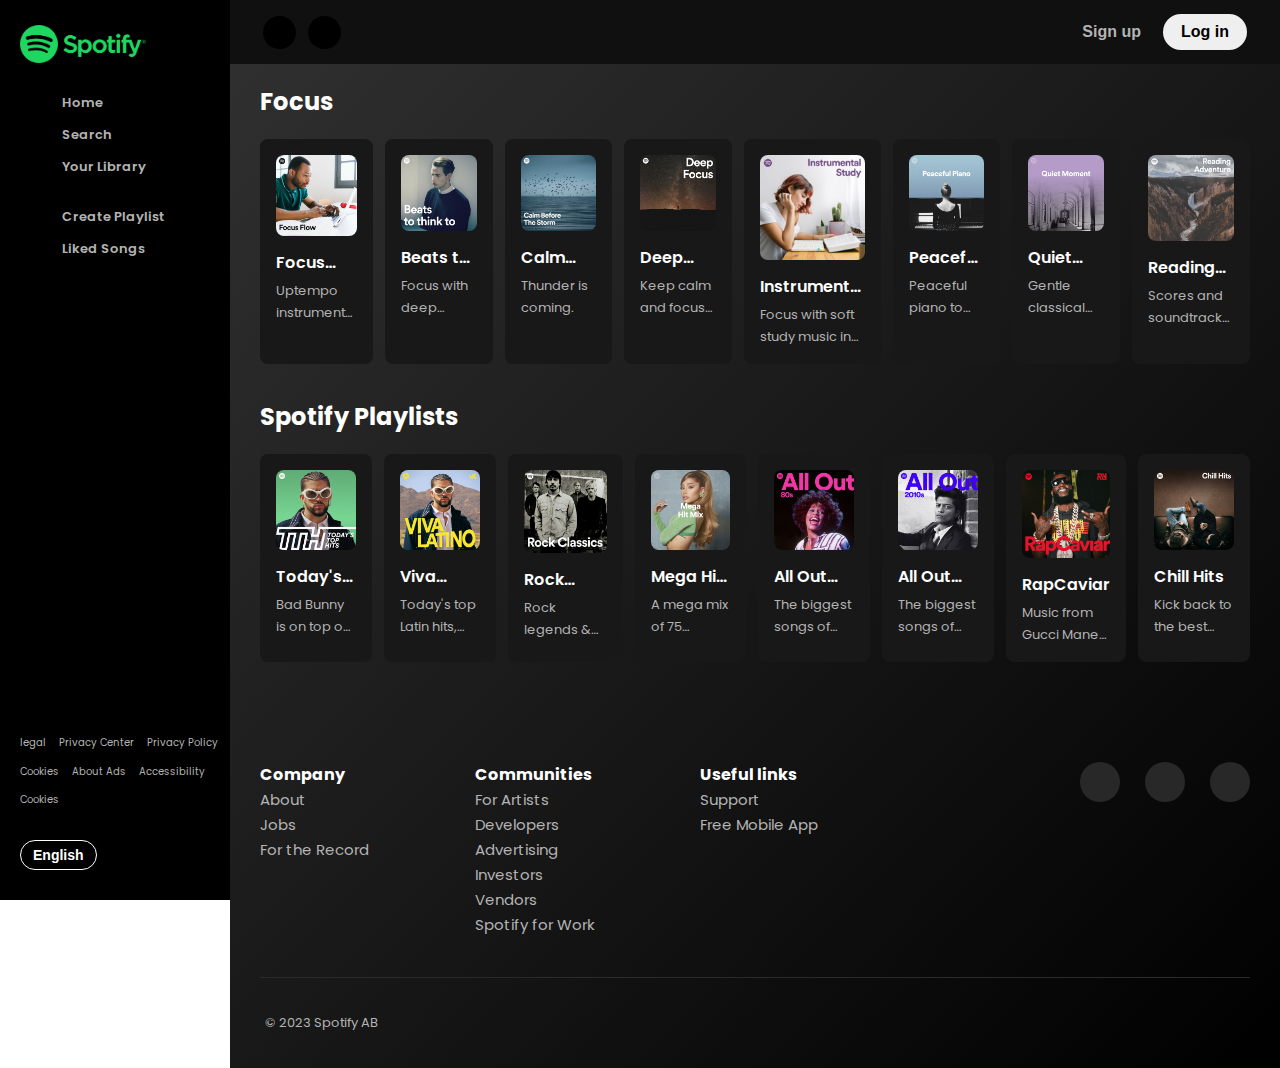
<file: index.html>
<!DOCTYPE html>
<html lang="en">
  <head>
    <meta charset="UTF-8" />
    <meta http-equiv="X-UA-Compatible" content="IE=edge" />
    <meta name="viewport" content="width=device-width, initial-scale=1.0" />
    <title>Spotify</title>
    <link rel="stylesheet" href="./asset/css/base.css">

    <link rel="stylesheet" href="./asset/css/home.css" />
    <link
      rel="shortcut icon"
      href="./asset/img/favicon.png"
      type="image/x-icon"
    />

    <link
      rel="stylesheet"
      href="https://cdnjs.cloudflare.com/ajax/libs/font-awesome/6.4.0/css/all.min.css"
      integrity="sha512-iecdLmaskl7CVkqkXNQ/ZH/XLlvWZOJyj7Yy7tcenmpD1ypASozpmT/E0iPtmFIB46ZmdtAc9eNBvH0H/ZpiBw=="
      crossorigin="anonymous"
      referrerpolicy="no-referrer"
    />
  </head>
  <body>
    <!-- side-bar -->
    <div class="sidebar">
      <div class="logo">
        <a href="http://127.0.0.1:5500/index.html">
          <img
            class="logo-img"
            src="./asset/img/Spotify_logo_with_text.svg.webp"
            alt=""
          />
        </a>
      </div>
      <div class="first-sidebar">
        <ul class="list">
          <li class="item" id="home-icon">
            <a href="http://127.0.0.1:5500/index.html">
              <span>
                <i class="fa-solid fa-house"></i>
              </span>
              <span> Home </span>
            </a>
          </li>
          <li class="item" id="search-icon">
            <a href="#">
              <span>
                <i class="fa-solid fa-magnifying-glass"></i>
              </span>
              <span> Search </span>
            </a>
          </li>
          <li class="item" id="library-icon">
            <a href="#">
              <span>
                <i class="fa-solid fa-bookmark"></i>
              </span>
              <span> Your Library </span>
            </a>
          </li>
          <li class="item">
            <a href="#">
              <span>
                <i class="fa-regular fa-square-plus"></i>
              </span>
              <span> Create Playlist </span>
            </a>
          </li>
          <li class="item">
            <a href="#">
              <span>
                <i class="fa-solid fa-heart"></i>
              </span>
              <span> Liked Songs </span>
            </a>
          </li>
        </ul>
      </div>

      <footer class="footer">
        <div class="infor">
          <div class="infor-item">
            <span>legal</span>
            <span>Privacy Center</span>
            <span>Privacy Policy</span>
            <span>Cookies</span>
            <span>About Ads</span>
            <span>Accessibility</span>
          </div>
          <span class="cookies-link">
            <a href="#">Cookies</a>
          </span>
        </div>
        <button class="btn">
          <span>
            <i class="fa-solid fa-globe"></i>
          </span>
          <span> English </span>
        </button>
      </footer>
    </div>
    <!-- right layout -->
    <section class="app">
      <header class="header">
        <div class="left">
          <div class="left-icon">
            <i class="fa-solid fa-chevron-left"></i>
          </div>
          <div class="left-icon">
            <i class="fa-solid fa-chevron-right"></i>
          </div>
        </div>
        <div class="right">
          <button class="right-btn">Sign up</button>
          <button class="right-btn">Log in</button>
        </div>
      </header>
      <section class="middle">
        <section class="frontpager">
          <div class="header-content">
            <a
              class="header-content-left"
              href="https://open.spotify.com/section/0JQ5DAob0JCuWaGLU6ntFY"
            >
              <h2>Focus</h2>
            </a>
            <!-- <span class="header-content-right"> Show all </span> -->
          </div>
        </section>
        <!-- back -->
        <ul class="select">
          <li class="select-item">
            <div class="banner">
              <img src="./asset/img/focusflow.jpg" alt="" />
              <button class="play-btn">
                <i class="fa-solid fa-play"></i>
              </button>
            </div>
            <div class="content">
              <a href="./detail.html">
                <div class="content-title">Focus Flow</div>
              </a>
              <div class="content-text">
                Uptempo instrumental hip hop beats.
              </div>
            </div>
          </li>
          <li class="select-item">
            <div class="banner">
              <img src="./asset/img/bearstothinkto.jpg" alt="" />
              <button class="play-btn">
                <i class="fa-solid fa-play"></i>
              </button>
            </div>
            <div class="content">
              <a href="./detail.html">
                <div class="content-title">Beats to think to</div>
              </a>
              <div class="content-text">
                Focus with deep techno and tech house.
              </div>
            </div>
          </li>
          <li class="select-item">
            <div class="banner">
              <img src="./asset/img/calmbeforethestorm.jpg" alt="" />
              <button class="play-btn">
                <i class="fa-solid fa-play"></i>
              </button>
            </div>
            <div class="content">
              <a href="./detail.html">
                <div class="content-title">Calm Before the Storm</div>
              </a>
              <div class="content-text">Thunder is coming.</div>
            </div>
          </li>
          <li class="select-item">
            <div class="banner">
              <img src="./asset/img/deepfoucs.jpg" alt="" />
              <button class="play-btn">
                <i class="fa-solid fa-play"></i>
              </button>
            </div>
            <div class="content">
              <a href="./detail.html">
                <div class="content-title">Deep Focus</div>
              </a>
              <div class="content-text">
                Keep calm and focus with ambient and post-rock music.
              </div>
            </div>
          </li>
          <li class="select-item">
            <div class="banner">
              <img src="./asset/img/instruemental.jpg" alt="" />
              <button class="play-btn">
                <i class="fa-solid fa-play"></i>
              </button>
            </div>
            <div class="content">
              <a href="./detail.html">
                <div class="content-title">Instrumental Study</div>
              </a>
              <div class="content-text">
                Focus with soft study music in the background.
              </div>
            </div>
          </li>
          <li class="select-item">
            <div class="banner">
              <img src="./asset/img/peachfulpiano.jpg" alt="" />
              <button class="play-btn">
                <i class="fa-solid fa-play"></i>
              </button>
            </div>
            <div class="content">
              <a href="./detail.html">
                <div class="content-title">Peaceful Piano</div>
              </a>
              <div class="content-text">
                Peaceful piano to help you slow down, breathe, and relax.
              </div>
            </div>
          </li>
          <li class="select-item">
            <div class="banner">
              <img src="./asset/img/quitemoment.jpg" alt="" />
              <button class="play-btn">
                <i class="fa-solid fa-play"></i>
              </button>
            </div>
            <div class="content">
              <a href="./detail.html">
                <div class="content-title">Quiet Moment</div>
              </a>
              <div class="content-text">
                Gentle classical music to help you relax and reflect.
              </div>
            </div>
          </li>
          <li class="select-item">
            <div class="banner">
              <img src="./asset/img/readingadventure.jpg" alt="" />
              <button class="play-btn">
                <i class="fa-solid fa-play"></i>
              </button>
            </div>
            <div class="content">
              <a href="./detail.html">
                <div class="content-title">Reading Adventure</div>
              </a>
              <div class="content-text">
                Scores and soundtracks for daring quests, epic journeys, and the
                greatest reading adventures.
              </div>
            </div>
          </li>
        </ul>
        <!-- second -->
        <section class="frontpager">
          <div class="header-content">
            <a
              class="header-content-left"
              href="https://open.spotify.com/section/0JQ5DAob0JCuWaGLU6ntFY"
            >
              <h2>Spotify Playlists</h2>
            </a>
            <!-- <span class="header-content-right"> Show all </span> -->
          </div>
          <!-- second-item -->
          <ul class="select">
            <li class="select-item">
              <div class="banner">
                <img src="./asset/img/todaytophits.jpg" alt="" />
                <button class="play-btn">
                  <i class="fa-solid fa-play"></i>
                </button>
              </div>
              <div class="content">
                <a href="./detail.html">
                  <div class="content-title">Today's Top Hits</div>
                </a>
                <div class="content-text">
                  Bad Bunny is on top of the Hottest 50!
                </div>
              </div>
            </li>
            <li class="select-item">
              <div class="banner">
                <img src="./asset/img/vivalatino.jpg" alt="" />
                <button class="play-btn">
                  <i class="fa-solid fa-play"></i>
                </button>
              </div>
              <div class="content">
                <a href="./detail.html">
                  <div class="content-title">Viva Latino</div>
                </a>
                <div class="content-text">
                  Today's top Latin hits, elevando nuestra música. Cover: Bad
                  Bunny
                </div>
              </div>
            </li>
            <li class="select-item">
              <div class="banner">
                <img src="./asset/img/rockclassics.jpg" alt="" />
                <button class="play-btn">
                  <i class="fa-solid fa-play"></i>
                </button>
              </div>
              <div class="content">
                <a href="./detail.html">
                  <div class="content-title">Rock Classics</div>
                </a>
                <div class="content-text">
                  Rock legends & epic songs that continue to inspire
                  generations. Cover: Foo Fighters
                </div>
              </div>
            </li>
            <li class="select-item">
              <div class="banner">
                <img src="./asset/img/megahitmix.jpg" alt="" />
                <button class="play-btn">
                  <i class="fa-solid fa-play"></i>
                </button>
              </div>
              <div class="content">
                <a href="./detail.html">
                  <div class="content-title">Mega Hit Mix</div>
                </a>
                <div class="content-text">
                  A mega mix of 75 favorites from the last few years!
                </div>
              </div>
            </li>
            <li class="select-item">
              <div class="banner">
                <img src="./asset/img/allout80s.jpg" alt="" />
                <button class="play-btn">
                  <i class="fa-solid fa-play"></i>
                </button>
              </div>
              <div class="content">
                <a href="./detail.html">
                  <div class="content-title">All Out 80s</div>
                </a>
                <div class="content-text">The biggest songs of the 1980s.</div>
              </div>
            </li>
            <li class="select-item">
              <div class="banner">
                <img src="./asset/img/allout.jpg" alt="" />
                <button class="play-btn">
                  <i class="fa-solid fa-play"></i>
                </button>
              </div>
              <div class="content">
                <a href="./detail.html">
                  <div class="content-title">All Out 2010s</div>
                </a>
                <div class="content-text">The biggest songs of the 2010s.</div>
              </div>
            </li>
            <li class="select-item">
              <div class="banner">
                <img src="./asset/img/rapcaviar.jpg" alt="" />
                <button class="play-btn">
                  <i class="fa-solid fa-play"></i>
                </button>
              </div>
              <div class="content">
                <a href="./detail.html">
                  <div class="content-title">RapCaviar</div>
                </a>
                <div class="content-text">
                  Music from Gucci Mane, Lil Durk and Lil Baby.
                </div>
              </div>
            </li>
            <li class="select-item">
              <div class="banner">
                <img src="./asset/img/chillhits.jpg" alt="" />
                <button class="play-btn">
                  <i class="fa-solid fa-play"></i>
                </button>
              </div>
              <div class="content">
                <a href="./detail.html">
                  <div class="content-title">Chill Hits</div>
                </a>
                <div class="content-text">
                  Kick back to the best new and recent chill hits.
                </div>
              </div>
            </li>
          </ul>
          <!-- end-app -->
        </section>
        <section class="End">
          <div class="end-content">
            <div class="end-item-left">
              <ul class="left-item">
                <li>
                  <h4>Company</h4>
                </li>
                <li>
                  <a
                    class="end-link"
                    href="https://www.spotify.com/vn-en/about-us/contact/"
                  >
                    About</a
                  >
                </li>
                <li>
                  <a class="end-link" href="https://www.lifeatspotify.com/"
                    >Jobs</a
                  >
                </li>
                <li>
                  <a class="end-link" href="https://newsroom.spotify.com/"
                    >For the Record</a
                  >
                </li>
              </ul>
              <ul class="left-item">
                <li>
                  <h4>Communities</h4>
                </li>
                <li>
                  <a class="end-link" href="https://artists.spotify.com/home"
                    >For Artists</a
                  >
                </li>
                <li>
                  <a class="end-link" href="https://developer.spotify.com/"
                    >Developers</a
                  >
                </li>
                <li>
                  <a class="end-link" href="https://ads.spotify.com/en-US/"
                    >Advertising</a
                  >
                </li>
                <li>
                  <a
                    class="end-link"
                    href="https://investors.spotify.com/home/default.aspx"
                    >Investors</a
                  >
                </li>
                <li>
                  <a class="end-link" href="https://spotifyforvendors.com/"
                    >Vendors</a
                  >
                </li>
                <li>
                  <a
                    class="end-link"
                    href="https://www.spotify.com/vn-en/spotifyforwork/"
                    >Spotify for Work</a
                  >
                </li>
              </ul>
              <ul class="left-item">
                <li>
                  <h4>Useful links</h4>
                </li>
                <li>
                  <a class="end-link" href="https://support.spotify.com/vn-en/"
                    >Support</a
                  >
                </li>
                <li>
                  <a class="end-link" href="https://www.spotify.com/vn-en/free/"
                    >Free Mobile App</a
                  >
                </li>
              </ul>
            </div>
            <!-- right back -->
            <div class="end-item-right">
              <ul class="right-item">
                <li class="right-icon">
                  <a href="https://www.instagram.com/spotify/"
                    ><i class="fa-brands fa-instagram"></i>
                  </a>
                </li>
                <li class="right-icon">
                  <a href="https://twitter.com/spotify"
                    ><i class="fa-brands fa-twitter"></i>
                  </a>
                </li>
                <li class="right-icon">
                  <a href="https://www.facebook.com/Spotify"
                    ><i class="fa-brands fa-facebook"></i>
                  </a>
                </li>
              </ul>
            </div>
          </div>
          <div class="last">
            <p>© 2023 Spotify AB</p>
          </div>
        </section>
      </section>
    </section>
  </body>
</html>
</file>
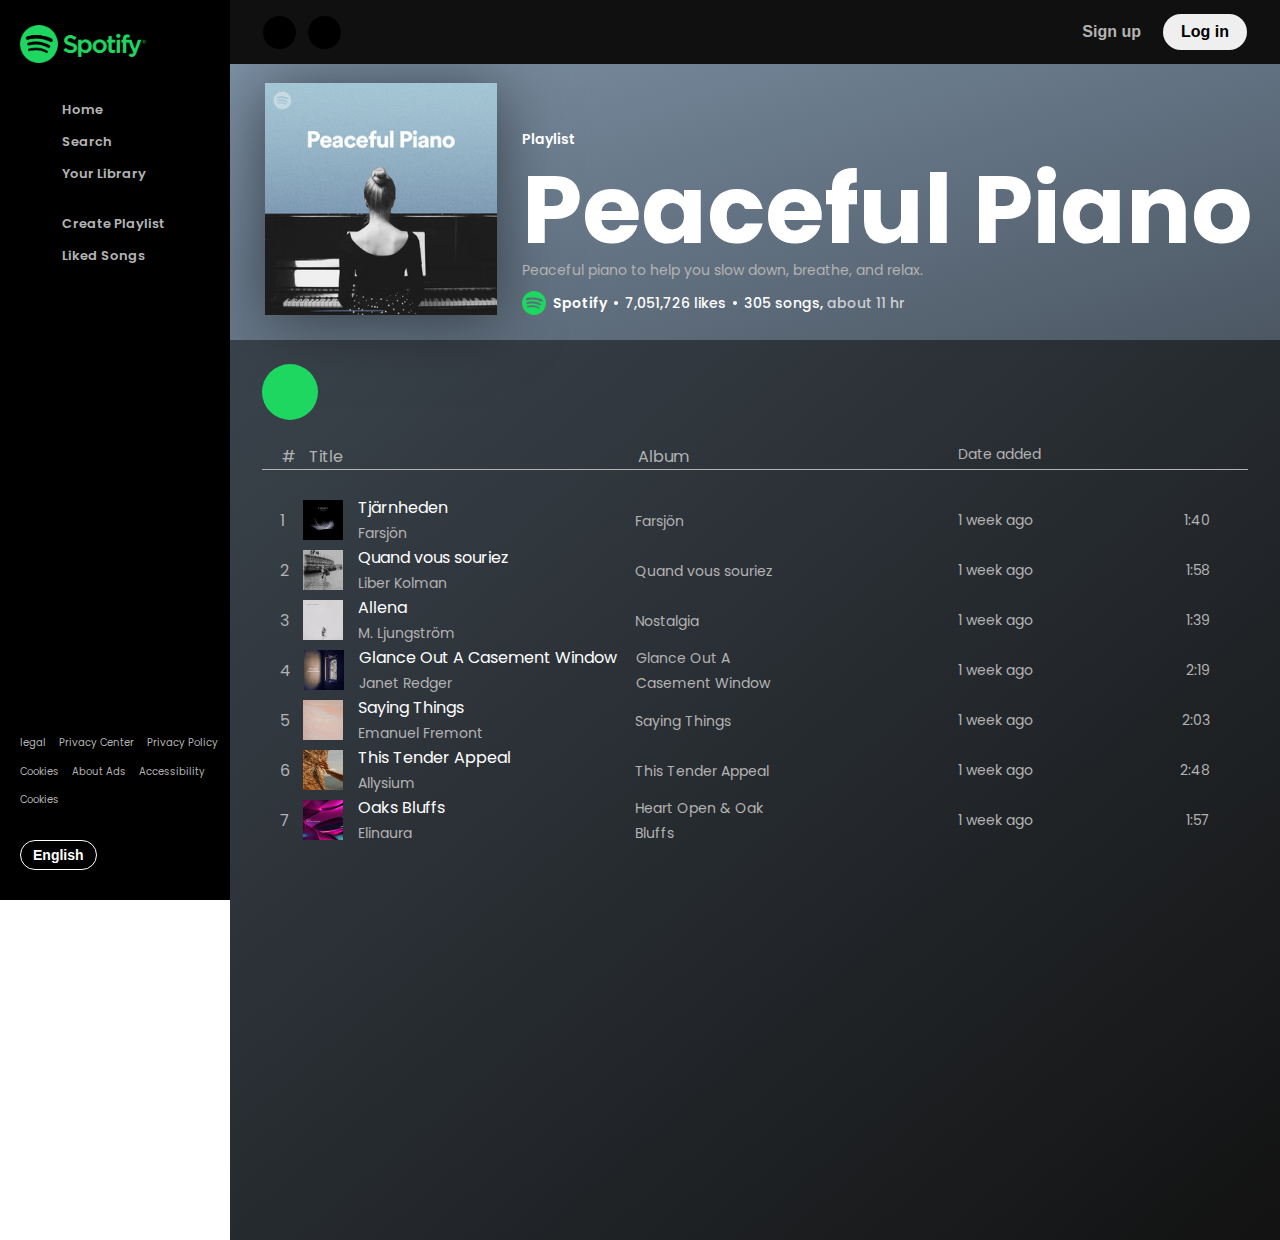
<file: detail.html>
<!DOCTYPE html>
<html lang="en">
  <head>
    <meta charset="UTF-8" />
    <meta http-equiv="X-UA-Compatible" content="IE=edge" />
    <meta name="viewport" content="width=device-width, initial-scale=1.0" />
    <title>Spotify - Detail</title>
    <link rel="stylesheet" href="./asset/css/base.css" />

    <link rel="stylesheet" href="./asset/css/detail.css" />
    <link
      rel="shortcut icon"
      href="./asset/img/favicon.png"
      type="image/x-icon"
    />
    <link
      rel="stylesheet"
      href="https://cdnjs.cloudflare.com/ajax/libs/font-awesome/6.4.0/css/all.min.css"
      integrity="sha512-iecdLmaskl7CVkqkXNQ/ZH/XLlvWZOJyj7Yy7tcenmpD1ypASozpmT/E0iPtmFIB46ZmdtAc9eNBvH0H/ZpiBw=="
      crossorigin="anonymous"
      referrerpolicy="no-referrer"
    />
  </head>
  <body>
    <!-- side-bar -->
    <div class="sidebar">
      <div class="logo">
        <a href="http://127.0.0.1:5500/index.html">
          <img
            class="logo-img"
            src="./asset/img/Spotify_logo_with_text.svg.webp"
            alt=""
          />
        </a>
      </div>
      <div class="first-sidebar">
        <ul class="list">
          <li class="item" id="home-icon">
            <a href="http://127.0.0.1:5500/index.html">
              <span>
                <i class="fa-solid fa-house"></i>
              </span>
              <span> Home </span>
            </a>
          </li>
          <li class="item" id="search-icon">
            <a href="#">
              <span>
                <i class="fa-solid fa-magnifying-glass"></i>
              </span>
              <span> Search </span>
            </a>
          </li>
          <li class="item" id="library-icon">
            <a href="#">
              <span>
                <i class="fa-solid fa-bookmark"></i>
              </span>
              <span> Your Library </span>
            </a>
          </li>
          <li class="item">
            <a href="#">
              <span>
                <i class="fa-regular fa-square-plus"></i>
              </span>
              <span> Create Playlist </span>
            </a>
          </li>
          <li class="item">
            <a href="#">
              <span>
                <i class="fa-solid fa-heart"></i>
              </span>
              <span> Liked Songs </span>
            </a>
          </li>
        </ul>
      </div>

      <footer class="footer">
        <div class="infor">
          <div class="infor-item">
            <span>legal</span>
            <span>Privacy Center</span>
            <span>Privacy Policy</span>
            <span>Cookies</span>
            <span>About Ads</span>
            <span>Accessibility</span>
          </div>
          <span class="cookies-link">
            <a href="#">Cookies</a>
          </span>
        </div>
        <button class="btn">
          <span>
            <i class="fa-solid fa-globe"></i>
          </span>
          <span> English </span>
        </button>
      </footer>
    </div>

    <!-- right layout -->
    <section class="app">
      <header class="header">
        <div class="left">
          <div class="left-icon">
            <i class="fa-solid fa-chevron-left"></i>
          </div>
          <div class="left-icon">
            <i class="fa-solid fa-chevron-right"></i>
          </div>
        </div>
        <div class="right">
          <button class="right-btn">Sign up</button>
          <button class="right-btn">Log in</button>
        </div>
      </header>
      <section class="middle">
        <div class="middle-img">
          <img class="top-img" src="./asset/img/peachfulpiano.jpg" alt="" />
        </div>
        <div class="middle-content">
          <div class="playlist">Playlist</div>
          <h1>Peaceful Piano</h1>
          <div class="content">
            Peaceful piano to help you slow down, breathe, and relax.
          </div>
          <div class="back-list">
            <div class="logo-back-list">
              <img
                id="logo"
                src="./asset/img/Spotify_logo_without_text.svg.webp"
                alt=""
              />
            </div>
            <span>
              <a href="#">Spotify</a>
            </span>
            <span class="circle"></span>
            <span>7,051,726 likes</span>
            <span class="circle"></span>
            <span>
              305 songs,
              <span class="bonus"> about 11 hr </span>
            </span>
          </div>
        </div>
      </section>
      <section class="main">
        <div class="action">
          <button class="play-btn">
            <i class="fa-solid fa-play"></i>
          </button>
          <button class="action-icon">
            <i class="fa-solid fa-heart"></i>
          </button>
          <button class="action-icon">
            <i class="fa-solid fa-ellipsis"></i>
          </button>
        </div>
        <div class="table">
          <div class="title">
            <span class="stt">#</span>
            <span class="title-title"> Title </span>
            <span class="title-album"> Album </span>
            <span class="title-date"> Date added </span>
            <span class="title-clock">
              <i class="fa-regular fa-clock"></i>
            </span>
          </div>
          <!-- list song -->
          <ul class="song-list">
            <li class="song-item">
              <div class="setting-icon-btn">
                <i class="fa-solid fa-ellipsis"></i>
              </div>
              <div class="heart-icon-btn">
                <i class="fa-regular fa-heart"></i>
              </div>
              <div class="play-icon">
                <i class="fa-solid fa-play"></i>
              </div>
              <div class="stt">1</div>
              <div class="title-title">
                <div>
                  <img src="./asset/img/hinhnhucut.jpg" alt="" />
                </div>
                <div class="song-link">
                  <a href="#">Tjärnheden</a>
                  <div class="artist-name">
                    <a href="#">Farsjön</a>
                  </div>
                </div>
              </div>
              <div class="title-album">
                <a href="#">Farsjön</a>
              </div>
              <div class="title-date">1 week ago</div>
              <div class="title-clock">1:40</div>
            </li>
            <!-- 1 -->
            <li class="song-item">
              <div class="setting-icon-btn">
                <i class="fa-solid fa-ellipsis"></i>
              </div>
              <div class="heart-icon-btn">
                <i class="fa-regular fa-heart"></i>
              </div>
              <div class="play-icon">
                <i class="fa-solid fa-play"></i>
              </div>
              <div class="stt">2</div>
              <div class="title-title">
                <div>
                  <img src="./asset/img/Quandvoussouriez.jpg" alt="" />
                </div>
                <div class="song-link">
                  <a href="#">Quand vous souriez</a>
                  <div class="artist-name">
                    <a href="#">Liber Kolman</a>
                  </div>
                </div>
              </div>
              <div class="title-album">
                <a href="#">Quand vous souriez</a>
              </div>
              <div class="title-date">1 week ago</div>
              <div class="title-clock">1:58</div>
            </li>
            <!-- 2 -->
            <li class="song-item">
              <div class="setting-icon-btn">
                <i class="fa-solid fa-ellipsis"></i>
              </div>
              <div class="heart-icon-btn">
                <i class="fa-regular fa-heart"></i>
              </div>
              <div class="play-icon">
                <i class="fa-solid fa-play"></i>
              </div>
              <div class="stt">3</div>
              <div class="title-title">
                <div>
                  <img src="./asset/img/Allena.jpg" alt="" />
                </div>
                <div class="song-link">
                  <a href="#">Allena</a>
                  <div class="artist-name">
                    <a href="#">M. Ljungström</a>
                  </div>
                </div>
              </div>
              <div class="title-album">
                <a href="#">Nostalgia</a>
              </div>
              <div class="title-date">1 week ago</div>
              <div class="title-clock">1:39</div>
            </li>
            <!-- 3 -->
            <li class="song-item">
              <div class="setting-icon-btn">
                <i class="fa-solid fa-ellipsis"></i>
              </div>
              <div class="heart-icon-btn">
                <i class="fa-regular fa-heart"></i>
              </div>
              <div class="play-icon">
                <i class="fa-solid fa-play"></i>
              </div>
              <div class="stt">4</div>
              <div class="title-title">
                <div>
                  <img src="./asset/img/GlanceOut ACasementWindow.jpg" alt="" />
                </div>
                <div class="song-link">
                  <a href="#">Glance Out A Casement Window</a>
                  <div class="artist-name">
                    <a href="#">Janet Redger</a>
                  </div>
                </div>
              </div>
              <div class="title-album">
                <a href="#">Glance Out A Casement Window</a>
              </div>
              <div class="title-date">1 week ago</div>
              <div class="title-clock">2:19</div>
            </li>
            <!-- 4 -->
            <li class="song-item">
              <div class="setting-icon-btn">
                <i class="fa-solid fa-ellipsis"></i>
              </div>
              <div class="heart-icon-btn">
                <i class="fa-regular fa-heart"></i>
              </div>
              <div class="play-icon">
                <i class="fa-solid fa-play"></i>
              </div>
              <div class="stt">5</div>
              <div class="title-title">
                <div>
                  <img src="./asset/img/sayingthing.jpg" alt="" />
                </div>
                <div class="song-link">
                  <a href="#">Saying Things</a>
                  <div class="artist-name">
                    <a href="#">Emanuel Fremont</a>
                  </div>
                </div>
              </div>
              <div class="title-album">
                <a href="#">Saying Things</a>
              </div>
              <div class="title-date">1 week ago</div>
              <div class="title-clock">2:03</div>
            </li>
            <!-- 5 -->
            <li class="song-item">
              <div class="setting-icon-btn">
                <i class="fa-solid fa-ellipsis"></i>
              </div>
              <div class="heart-icon-btn">
                <i class="fa-regular fa-heart"></i>
              </div>
              <div class="play-icon">
                <i class="fa-solid fa-play"></i>
              </div>
              <div class="stt">6</div>
              <div class="title-title">
                <div>
                  <img src="./asset/img/thistenderappeal.jpg" alt="" />
                </div>
                <div class="song-link">
                  <a href="#">This Tender Appeal</a>
                  <div class="artist-name">
                    <a href="#">Allysium</a>
                  </div>
                </div>
              </div>
              <div class="title-album">
                <a href="#">This Tender Appeal</a>
              </div>
              <div class="title-date">1 week ago</div>
              <div class="title-clock">2:48</div>
            </li>
            <!-- 7 -->
            <li class="song-item">
              <div class="setting-icon-btn">
                <i class="fa-solid fa-ellipsis"></i>
              </div>
              <div class="heart-icon-btn">
                <i class="fa-regular fa-heart"></i>
              </div>
              <div class="play-icon">
                <i class="fa-solid fa-play"></i>
              </div>
              <div class="stt">7</div>
              <div class="title-title">
                <div>
                  <img src="./asset/img/heartopenabnd.jpg" alt="" />
                </div>
                <div class="song-link">
                  <a href="#">Oaks Bluffs</a>
                  <div class="artist-name">
                    <a href="#">Elinaura</a>
                  </div>
                </div>
              </div>
              <div class="title-album">
                <a href="#">Heart Open & Oak Bluffs</a>
              </div>
              <div class="title-date">1 week ago</div>
              <div class="title-clock">1:57</div>
            </li>
          </ul>
        </div>
      </section>
    </section>
  </body>
</html>
</file>
<file: asset/css/base.css>
@import url("https://fonts.googleapis.com/css2?family=Poppins:wght@400;600&family=Roboto+Mono:wght@300&display=swap");
:root {
  --width-sidebar: 230px;
  --black-color: #000000;
  --white-color: #ffffff;
  --bg-app: #1f1f1f;
  --white-color-second: #b3b3b3;
  --header-height: 64px;
  --header-color: #101010; 
  --bg-play-btn: #1ed760;
}
* {
  margin: 0;
  padding: 0;
  box-sizing: border-box;
}
html {
  font-family: "Poppins", sans-serif;
  
}
body {
  min-height: 100vh;
  display: flex;
}

/* start sidebar */

.sidebar {
  position: fixed;
  top:0;
  bottom: 0 ;
  z-index: 1;
  width: var(--width-sidebar);
  background-color: var(--black-color);
  display: flex;
  flex-direction: column;
  /* align-items: center; */
  padding-top: 25px;
  padding-left: 20px;
  padding-bottom: 30px;
}
.logo {
  width: 60%;
  /* margin-top: 30px; */
}
.logo-img {
  width: 100%;
}
.list {
  list-style-type: none;
  margin-top: 30px;
}
.item {
  color: var(--white-color-second);
  font-size: 20px;
  display: flex;
  gap: 12px;
  align-items: center;
}
.item a {
  text-decoration: none;
  display: flex;
  color: var(--white-color-second);
  font-size: 20px;
  display: flex;
  gap: 12px;
  align-items: center;
}
.item a:hover {
  color: var(--white-color);
  cursor: pointer;
}
.item span:first-child {
  width: 30px;
  display: block;
}
.item span:nth-child(2) {
  font-size: 13px;
  font-weight: 600;
}
.item + .item {
  margin-top: 12px;
  /* chi lay thang thu 2  */
}
.list .item:nth-child(4) {
  margin-top: 30px;
}

.footer {
  margin-top: auto;
}

.infor {
  padding: 30px 0px;
  text-align: start;

}

.infor-item {
  display: flex;
  flex-wrap: wrap;
  color: var(--white-color-second);
  font-size: 10px;
  gap: 13px ;
  padding-bottom: 5px;
}

.cookies-link a {
  text-decoration: none;
  color: var(--white-color-second);
  font-size: 10px;
}

.cookies-link a:hover {
  text-decoration: underline solid;
}
.btn {
  font-size: 14px;
  font-weight: 600;
  border-radius: 25px;
  background: transparent;
  color: var(--white-color);
  border: 1px solid;
  padding: 6px 12px;
}
.btn:hover {
    cursor: pointer;
}

/* end sidebar */
.app {
  flex: 1;
  margin-left: var(--width-sidebar);  
  
}

/* start header */
header {
  position: fixed;
  left:  var(--width-sidebar);
  right: 0  ;
  z-index: 1;
  height: var(--header-height);
  background-color: var(--header-color);
  display: flex;
  justify-content: space-between;
  align-items: center;
  padding: 0px 33px;
}
.left {
  display: flex;
  gap: 12px ;
}
.left-icon {
    width: 33px;
    height: 33px ;
    font-size: 18px;
    background-color: var(--black-color);
    color: var(--white-color);
    border-radius: 50%;
    display: flex;
    justify-content: center;
    align-items: center;
    
}
.right-btn {
    font-size: 16px;
    font-weight: 600 ;
    padding: 9px 18px ;
    border-radius: 22px;    
    outline: none;
    border: none;
}
.right .right-btn:first-child {
    background-color: var(--header-color);
    color: var(--white-color-second);
    
}
.right .right-btn:first-child:hover {
    color: var(--white-color);
    cursor: pointer;
    transform: scale(1.05);
}
.right .right-btn:last-child:hover {
    background-color: var(--white-color);
    transform: scale(1.05);
    cursor: pointer;
}
</file>
<file: asset/css/home.css>
/* middle content */
.middle {
    height: 100%;
    background-image: linear-gradient(to right bottom, #313131, #000);
    padding-top: var(--header-height);
 }
 .header-content {
    display: flex;
    justify-content: space-between;
    margin-left: 30px;
    margin-right: 30px;
    padding-top: 20px;
    margin-bottom: 20px;
 }
 .header-content h2 {
    position: relative;
 }
 .header-content h2::after {
    content: '';
    position: absolute;
    width: 100%;
    height: 2.3px;
    background-color: transparent;
    left: 0px;
    top: 80%;  
 }
  .header-content:hover h2::after {
    background-color: var(--white-color);

  }
 .header-content-left {
    font-size: 16px;
    font-weight: 600;
    color: var(--white-color);
    text-decoration: none;
 }
 .header-content-right {
    color: var(--white-color-second);
    font-weight: 600;
 }
 /* back */
 .section-middle {
    display: flex;
    justify-content: space-around;
 }
.select {    
    display: flex;
    justify-content: space-around;
    list-style-type: none;
    gap: 12px ;
    margin-left: 30px;
    margin-right: 30px;
    margin-bottom: 15px;
}
.select-item {
  flex: 1;
  padding: 16px;
  background-color: #181818; 
  border-radius: 8px;
}
.select-item:hover {
  cursor: pointer; 
  background-color: #282828;
}
.select-item:hover .play-btn {
  display: flex;
}
img {
  width: 100%;
  height: 100%;
  object-fit: cover;
  vertical-align: middle;
}
.banner {
  position: relative;
  border-radius: 8px;
  overflow: hidden;
}
.content a { 
  display: block;
  margin: 16px 0px;
  text-decoration: none;
  color: var(--white-color);
  font-weight: 600;
  font-size: 16px;
}
.content-title {
  /* margin: 18px 0px; */
  line-height: 22px;
  height: 22px;
  overflow: hidden;
  text-overflow: ellipsis;
  display: -webkit-box;
  -webkit-line-clamp: 1;
  -webkit-box-orient: vertical;
}
.content-text {
  margin-top: -10px;
  font-size: 13px;
  color: var(--white-color-second);
  line-height: 22px;
  height: 44px;
  overflow: hidden;
  text-overflow: ellipsis;
  display: -webkit-box;
  -webkit-line-clamp: 2;
  -webkit-box-orient: vertical;
}
.play-btn {
  font-size: 18px;
  width: 48px ;
  height: 48px;
  border-radius: 50%;
  background-color: var(--bg-play-btn);
  display: flex;
  justify-content: center;
  align-items: center;
  position: absolute;
  right: 8px;
  bottom: 8px;
  border-style: none;
  display: none;
}
.play-btn:hover {
  scale: 1.05;
  background-color: #48cf77;
}

/* end */
.end-content {
  display: flex;
  justify-content: space-between;
  margin-top: 100px;
  padding-bottom: 40px;
  border-bottom: solid 1px #2a2a2a;
  margin-left: 30px;
  margin-right: 30px;
  
}

.end-item-left {
  display: flex;
  gap: 106px ;
  /* margin-left: 30px; */
}

.left-item {
  list-style-type: none;
  color: white;
}
.end-link {
  color: var(--white-color-second);
  text-decoration: none;
  font-size: 15px;
}
.left-item h4 {
  color: var(--white-color);
}

/* right end */
.end-item-right {
  /* margin-right: 30px; */
}


.right-item {
  display: flex;
  gap: 25px ;
  list-style-type: none;
  font-size: 17px;
}
.right-icon {
  display: flex;
  justify-content: center;
  align-items: center;
  width: 40px;
  height: 40px;
  background-color: #282828;
  border-radius: 50%;
}
.right-icon a {
  color: var(--white-color);
}

.last {
  font-size: 13px;
  padding: 35px;
  color: var(--white-color-second);
}
</file>
<file: asset/css/detail.css>
@import url("https://fonts.googleapis.com/css2?family=Poppins:wght@400;600&family=Roboto+Mono:wght@300&display=swap");
:root {
  --width-sidebar: 230px;
  --black-color: #000000;
  --white-color: #ffffff;
  --bg-app: #1f1f1f;
  --white-color-second: #b3b3b3;
  --header-height: 64px;
  --header-color: #101010;
  --bg-play-btn: #1ed760;
}
* {
  margin: 0;
  padding: 0;
  box-sizing: border-box;
}

html {
  font-family: "Poppins", sans-serif;
}

.middle {
  --color-1: #8196ab;
  --color-2: #4c5763;
  display: flex;
  background-image: linear-gradient(
    to right bottom,
    var(--color-1),
    var(--color-2)
  );
  width: 100%;
  min-height: 340px;
  justify-content: center;
  align-items: flex-end;
  gap: 25px;
  padding-bottom: 25px;
  padding-left: 35px;
  flex: 1;
}

.middle-img {
  width: 232px;
  height: 232px;
  box-shadow: 0 4px 60px rgba(0, 0, 0, 0.5);
}

.top-img {
  width: 100%;
  height: 100%;
}

.middle-content {
  display: flex;
  flex-direction: column;
  height: fit-content;
  flex: 1;
}

.playlist {
  font-size: 14px;
  font-weight: 600;
  color: var(--white-color);
}

h1 {
  line-height: 100px;
  font-size: 96px;
  color: var(--white-color);
  margin-top: 10px;
}

.content {
  font-size: 14px;
  color: var(--white-color-second);
}
.back-list {
  display: flex;
  gap: 7px;
  align-items: center;
  margin-top: 10px;
  color: var(--white-color);
  font-size: 14px;
  font-weight: 500;
}
.back-list a {
  text-decoration: none;
  color: var(--white-color);
  font-weight: 600;
}

.back-list .bonus {
  color: hsla(0, 0%, 100%, 0.7);
}

.logo-back-list {
  display: flex;
  justify-content: center;
  align-items: flex-end;
}

.circle {
  width: 4px;
  height: 4px;
  border-radius: 50%;
  background-color: var(--white-color);
}

#logo {
  width: 24px;
  height: 24px;
}

/* phan phia sau */
.main {
  --color-1: #3a434c;
  --color-2: #121212;
  background-image: linear-gradient(
    to right bottom,
    var(--color-1),
    var(--color-2)
  );
  height: 100%;
}

.play-btn {
  font-size: 22px;
  width: 56px;
  height: 56px;
  border-radius: 50%;
  background-color: var(--bg-play-btn);
  display: flex;
  justify-content: center;
  align-items: center;
  /* position: absolute; */
  /* right: 8px;
  bottom: 8px; */
  border-style: none;
  /* display: none; */
}

.play-btn:hover {
  cursor: pointer;
  scale: 1.1;
  transition: all 0.25s;
  background-color: var(--bg-play-btn);
}
.action {
  display: flex;
  justify-content: flex-start;
  align-items: center;
  gap: 30px;
  padding: 24px 32px;
}

.action-icon {
  font-size: 30px;
  border: none;
  background-color: transparent;
  transition: all linear 0.25s;
}
.action-icon:hover {
  cursor: pointer;
  color: var(--white-color);
}
.table {
  color: var(--white-color-second);
}

.title {
  display: flex;
  justify-content: space-between;
  margin: 0 32px;
  text-align: left;
  gap: 13px;
  border-bottom: thin solid var(--white-color-second);
}
.stt {
  padding-left: 20px;
  min-width: 30px;
}
.title-title {
  width: auto;
  flex: 4;
}
.title-album {
  flex: 2;
  margin-right: 150px;
}
.title-date {
  flex: 2;
  font-size: 14px;
}
.title-clock {
  flex: 1;
  text-align: right;
  padding-right: 40px;
  font-size: 14px;
}

/* list song */

.song-list {
  margin-top: 25px;
}

.song-item {
  display: flex;
  justify-content: space-between;
  margin: 0 30px;
  text-align: left;
  gap: 13px;
  /* padding: 10px; */
  align-items: center;
  position: relative;

  /* can chinh sua  can le*/
}
/* hover in hover in */

.play-icon {
  display: none;
  position: absolute;
  left: 20px;
  font-size: 15px;
}

.heart-icon-btn {
  display: none;
  position: absolute;
  right: 90px ;
}

.heart-icon-btn:hover {
  color: var(--white-color);
}

.setting-icon-btn {
  display: none;
  position: absolute;
  right: 10px;
  color: var(--white-color);
}

/* hover */
.song-item:hover .setting-icon-btn{
  display: block;
}

.song-item:hover .heart-icon-btn {
  display: block;
}

.song-item:hover .play-icon {
  display: block;
}

.song-item:hover .title-album a {
  color: var(--white-color);
}


.song-item:hover .stt {
  color: transparent;
}
.song-item:hover {
  background-color: #4f5052;
  border-radius: 8px;
}

.song-item:hover .artist-name a {
  color: var(--white-color);
}

.song-item .title-title {
  display: flex;
  align-items: center;
  gap: 15px;
}
.title-title div:first-child {
  width: 40px;
  height: 40px;
}

.title-title img {
  width: 100%;
  height: 100%;
}

.song-link a {
  text-decoration: none;
  color: var(--white-color);
  font-size: 16px;
}
.song-link a:hover {
  text-decoration: underline solid
  ;
}

.song-link a:last-child {
  font-size: 14px;
  color: var(--white-color-second);
}
/* artist name hover */
.artist-name a:hover {
  text-decoration: underline solid;
}
/* album hover */
.title-album a {
  text-decoration: none;
  color: var(--white-color-second);
  font-size: 14px;
}

.title-album a:hover {
  text-decoration: underline solid;
  color: var(--white-color);
}
</file>
